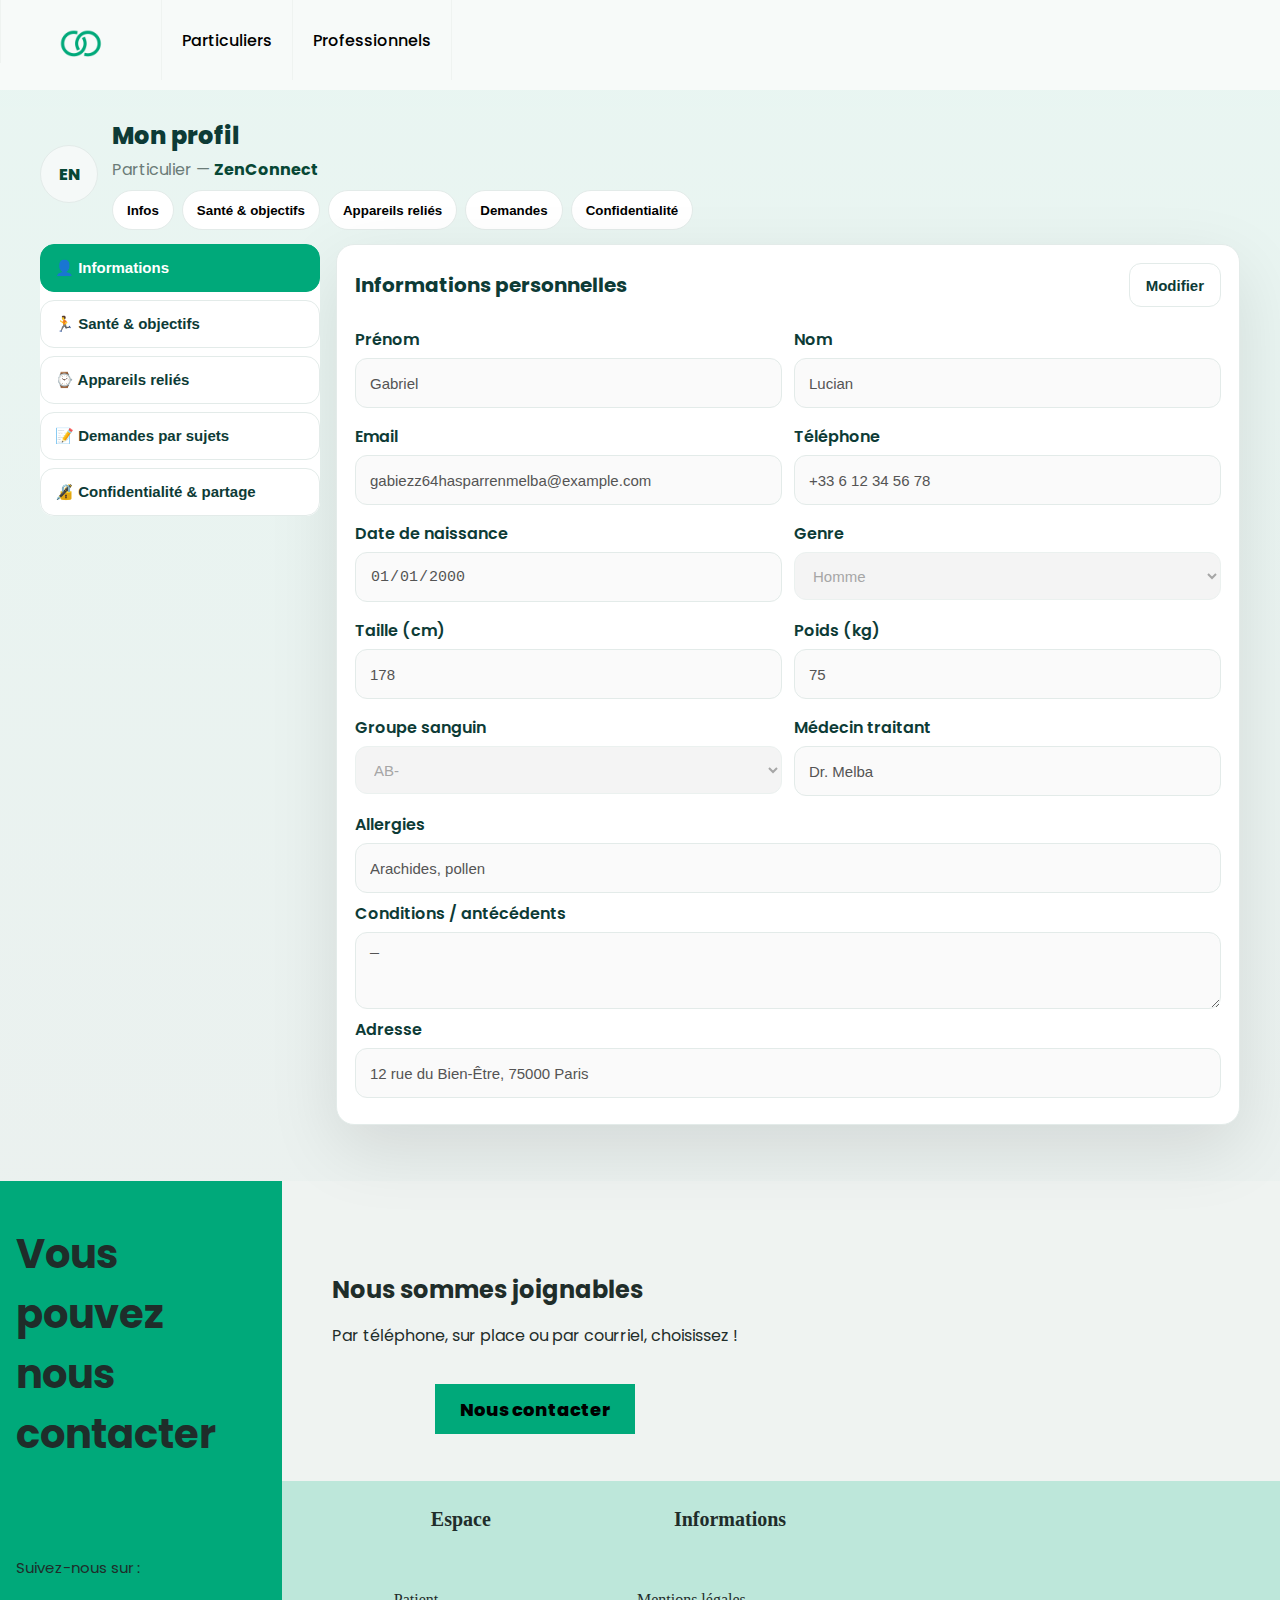
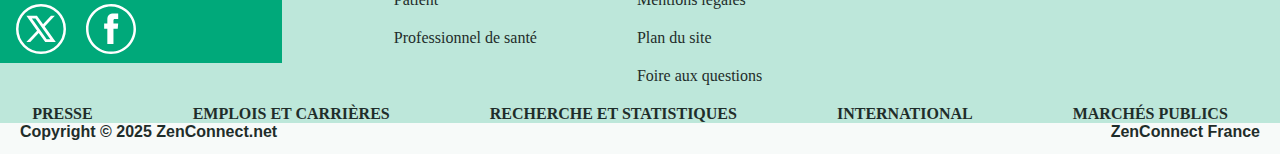
<file: PagesAnnexes/MonProfil.html>
<!DOCTYPE html>
<html lang="fr">
<head>
  <meta charset="UTF-8" >
  <meta name="viewport" content="width=device-width, initial-scale=1.0" >

  <!-- Police -->
  <link href="https://fonts.googleapis.com/css2?family=Poppins:wght@300;400;500;600&display=swap" rel="stylesheet" >

  <!-- Styles -->
  <link rel="stylesheet" href="../styles/profilparticulier.css" >

  <title>ZenConnect — Mon profil</title>
</head>
<body>
  <header>
    <!-- Menu supérieur -->
    <div class="menu-top">
      <ul id="Bandeau1">
        <li>
          <a id="limasse" href="../index.html">
            <img id="MainLogo" src="../media/pictures/ZENCONNECT_LOGO_TRSP.png" alt="ZenConnect logo" >
          </a>
        </li>

        <li class="BandeauPart">
          <a href="#">Particuliers</a>
          <ul class="BandeauPart2">
            <li><a href="MonProfil.html">Mon Profil</a></li>
            <li><a href="MesDonnees.html">Mes Donnees</a></li>
            <li><a href="ResumeDuMois.html">Resume Du Mois</a></li>
            <li><a href="MonCompte.html">Se Connecter</a></li>
          </ul>
        </li>

        <li class="BandeauPro">
          <a href="#">Professionnels</a>
          <ul class="BandeauPro2">
            <li><a href="MonProfil.html">Mon Profil</a></li>
            <li><a href="Clients.html">Mes Clients</a></li>
            <li><a href="MonCompte.html">Se Connecter</a></li>
          </ul>
        </li>
      </ul>
    </div>
  </header>

  <main id="profile" aria-label="Mon profil — Particulier">
    <div class="layout">

      <!-- Bandeau entête -->
      <section class="hero">
        <div class="avatar" aria-hidden="true">EN</div>

        <div class="identity">
          <h1>Mon profil</h1>
          <p class="sub">Particulier — <span class="brand">ZenConnect</span></p>

          <div class="quick" role="tablist" aria-label="Accès rapide">
            <button class="chip" data-target="#p-infos" role="tab" aria-controls="p-infos">Infos</button>
            <button class="chip" data-target="#p-health" role="tab" aria-controls="p-health">Santé &amp; objectifs</button>
            <button class="chip" data-target="#p-devices" role="tab" aria-controls="p-devices">Appareils reliés</button>
            <button class="chip" data-target="#p-requests" role="tab" aria-controls="p-requests">Demandes</button>
            <button class="chip" data-target="#p-privacy" role="tab" aria-controls="p-privacy">Confidentialité</button>
          </div>
        </div>
      </section>

      <div class="grid">
        <!-- Sidebar -->
        <aside class="sidebar" aria-label="Navigation profil">
          <nav class="menu">
            <button class="menu-item active" data-target="#p-infos" aria-current="page">👤 Informations</button>
            <button class="menu-item" data-target="#p-health">🏃 Santé &amp; objectifs</button>
            <button class="menu-item" data-target="#p-devices">⌚ Appareils reliés</button>
            <button class="menu-item" data-target="#p-requests">📝 Demandes par sujets</button>
            <button class="menu-item" data-target="#p-privacy">🔏 Confidentialité &amp; partage</button>
          </nav>
        </aside>

        <!-- Contenu -->
        <section class="content">
          <!-- Panneau : Infos personnelles -->
          <div id="p-infos" class="panel active" role="region" aria-label="Informations personnelles">
            <header class="panel-head">
              <h2>Informations personnelles</h2>
              <div class="actions">
                <button class="btn-outline" id="btnEditInfos">Modifier</button>
                <button class="btn-primary hidden" id="btnSaveInfos">Enregistrer</button>
                <button class="btn-outline hidden" id="btnCancelInfos">Annuler</button>
              </div>
            </header>

            <form id="formInfos" class="form" novalidate>
              <div class="grid2">
                <div class="field">
                  <label for="fn">Prénom</label>
                  <input id="fn" name="prenom" type="text" value="Gabriel" disabled required>
                </div>
                <div class="field">
                  <label for="ln">Nom</label>
                  <input id="ln" name="nom" type="text" value="Lucian" disabled required>
                </div>
              </div>

              <div class="grid2">
                <div class="field">
                  <label for="email">Email</label>
                  <input id="email" name="email" type="email" value="gabiezz64hasparrenmelba@example.com" disabled required>
                </div>
                <div class="field">
                  <label for="phone">Téléphone</label>
                  <input id="phone" name="phone" type="tel" value="+33 6 12 34 56 78" disabled>
                </div>
              </div>

              <div class="grid2">
                <div class="field">
                  <label for="birth">Date de naissance</label>
                  <input id="birth" name="birth" type="date" value="2000-01-01" disabled>
                </div>
                <div class="field">
                  <label for="gender">Genre</label>
                  <select id="gender" name="gender" disabled>
                    <option value="f">Femme</option>
                    <option value="m" selected>Homme</option>
                    <option value="x">Autre / Préfère ne pas dire</option>
                  </select>
                </div>
              </div>

              <div class="grid2">
                <div class="field">
                  <label for="height">Taille (cm)</label>
                  <input id="height" name="height" type="number" min="100" max="230" value="178" disabled>
                </div>
                <div class="field">
                  <label for="weight">Poids (kg)</label>
                  <input id="weight" name="weight" type="number" min="30" max="250" value="75" disabled>
                </div>
              </div>

              <div class="grid2">
                <div class="field">
                  <label for="blood">Groupe sanguin</label>
                  <select id="blood" name="blood" disabled>
                    <option>O+</option><option>O-</option><option>A+</option><option>A-</option>
                    <option>B+</option><option>B-</option><option>AB+</option><option selected>AB-</option>
                  </select>
                </div>
                <div class="field">
                  <label for="doctor">Médecin traitant</label>
                  <input id="doctor" name="doctor" type="text" value="Dr. Melba" disabled>
                </div>
              </div>

              <div class="field">
                <label for="allergies">Allergies</label>
                <input id="allergies" name="allergies" type="text" value="Arachides, pollen" disabled>
              </div>

              <div class="field">
                <label for="conditions">Conditions / antécédents</label>
                <textarea id="conditions" rows="3" disabled>—</textarea>
              </div>

              <div class="field">
                <label for="addr">Adresse</label>
                <input id="addr" name="addr" type="text" value="12 rue du Bien-Être, 75000 Paris" disabled>
              </div>
            </form>
          </div>

          <!-- Panneau : Santé & objectifs -->
          <div id="p-health" class="panel" role="region" aria-label="Santé &amp; objectifs">
            <header class="panel-head">
              <h2>Santé &amp; objectifs</h2>
            </header>

            <form id="formHealth" class="form" novalidate>
              <div class="grid2">
                <div class="field">
                  <label for="goalSteps">Objectif de pas / jour</label>
                  <input id="goalSteps" type="number" min="1000" max="30000" value="10000">
                </div>
                <div class="field">
                  <label for="goalHydro">Objectif hydratation (L / jour)</label>
                  <input id="goalHydro" type="number" step="0.1" min="0.5" max="5" value="2">
                </div>
              </div>

              <div class="grid2">
                <div class="field">
                  <label for="goalSleep">Objectif sommeil (heures / nuit)</label>
                  <input id="goalSleep" type="number" step="0.5" min="4" max="10" value="8">
                </div>
                <div class="field">
                  <label for="goalWeight">Objectif poids (kg)</label>
                  <input id="goalWeight" type="number" min="40" max="200" value="72">
                </div>
              </div>

              <div class="prefs">
                <h3>Rappels &amp; préférences</h3>
                <label class="switch">
                  <input type="checkbox" id="remindHydro" checked>
                  <span>Rappels d’hydratation (toutes les 2 h)</span>
                </label>
                <label class="switch">
                  <input type="checkbox" id="remindActivity">
                  <span>Rappels d’activité (3×30 min / semaine)</span>
                </label>
                <label class="switch">
                  <input type="checkbox" id="remindSleep">
                  <span>Routine de sommeil (coucher régulier)</span>
                </label>
              </div>

              <div class="actions">
                <button type="submit" class="btn-primary">Enregistrer mes objectifs</button>
              </div>
            </form>
          </div>

          <!-- Panneau : Appareils reliés -->
          <div id="p-devices" class="panel" role="region" aria-label="Appareils reliés">
            <header class="panel-head">
              <h2>Appareils reliés</h2>
              <div class="actions">
                <button class="btn-outline" id="btnAddDevice">Ajouter un appareil</button>
              </div>
            </header>

            <div class="devices">
              <!-- Apple Watch / Apple Health -->
              <article class="device connected" data-id="apple-watch">
                <div class="d-head">
                  <div class="d-ico">⌚</div>
                  <div>
                    <h4>Apple Watch / Apple Health</h4>
                    <small class="muted">Cardio, pas, sommeil</small>
                  </div>
                </div>
                <div class="d-actions">
                  <span class="state ok">Connecté</span>
                  <button class="btn-outline action-disconnect">Déconnecter</button>
                </div>
              </article>

              <!-- Android Health Connect -->
              <article class="device" data-id="health-connect">
                <div class="d-head">
                  <div class="d-ico">🤖</div>
                  <div>
                    <h4>Android Health Connect</h4>
                    <small class="muted">Agrégation Android (pas, cardio, sommeil)</small>
                  </div>
                </div>
                <div class="d-actions">
                  <span class="state off">Non connecté</span>
                  <button class="btn-primary action-connect">Connecter</button>
                </div>
              </article>

              <!-- Garmin -->
              <article class="device" data-id="garmin">
                <div class="d-head">
                  <div class="d-ico">⌚</div>
                  <div>
                    <h4>Garmin</h4>
                    <small class="muted">Cardio, GPS</small>
                  </div>
                </div>
                <div class="d-actions">
                  <span class="state off">Non connecté</span>
                  <button class="btn-primary action-connect">Connecter</button>
                </div>
              </article>

              <!-- Fitbit -->
              <article class="device" data-id="fitbit">
                <div class="d-head">
                  <div class="d-ico">🎯</div>
                  <div>
                    <h4>Fitbit</h4>
                    <small class="muted">Pas, sommeil</small>
                  </div>
                </div>
                <div class="d-actions">
                  <span class="state off">Non connecté</span>
                  <button class="btn-primary action-connect">Connecter</button>
                </div>
              </article>

              <!-- Withings -->
              <article class="device" data-id="withings">
                <div class="d-head">
                  <div class="d-ico">💓</div>
                  <div>
                    <h4>Withings</h4>
                    <small class="muted">Balance, BPM, sommeil</small>
                  </div>
                </div>
                <div class="d-actions">
                  <span class="state off">Non connecté</span>
                  <button class="btn-primary action-connect">Connecter</button>
                </div>
              </article>
            </div>

            <!-- Modal d’ajout (démo) -->
            <dialog class="modal" id="modalAddDevice" aria-label="Ajouter un appareil">
              <form method="dialog" class="modal-box">
                <h3>Ajouter un appareil</h3>
                <label class="field">
                  <span>Type d’appareil</span>
                  <select id="newDeviceType">
                    <option value="apple-watch">Apple Watch / Apple Health</option>
                    <option value="health-connect">Android Health Connect</option>
                    <option value="garmin">Garmin</option>
                    <option value="fitbit">Fitbit</option>
                    <option value="withings">Withings</option>
                    <option value="autre">Autre</option>
                  </select>
                </label>

                <label class="field">
                  <span>Code d’appairage (si requis)</span>
                  <input type="text" id="pairCode" placeholder="Ex : 6C9-TZ4">
                </label>

                <div class="actions">
                  <button value="cancel" class="btn-outline">Annuler</button>
                  <button id="confirmAddDevice" class="btn-primary">Ajouter</button>
                </div>
              </form>
            </dialog>
          </div>

          <!-- Panneau : Demandes -->
          <div id="p-requests" class="panel" role="region" aria-label="Demandes par sujets">
            <header class="panel-head">
              <h2>Faire une demande</h2>
            </header>

            <form id="formRequest" class="form" autocomplete="off">
              <div class="topics" role="tablist" aria-label="Type de demande">
                <button type="button" class="topic active" data-topic="rdv">📅 Rendez‑vous</button>
                <button type="button" class="topic" data-topic="docs">📄 Documents</button>
                <button type="button" class="topic" data-topic="conseils">💡 Conseils</button>
                <button type="button" class="topic" data-topic="donnees">📊 Données</button>
                <button type="button" class="topic" data-topic="tech">🛠️ Technique</button>
                <button type="button" class="topic" data-topic="urgence">🚑 Urgence</button>
              </div>

              <div class="grid2">
                <div class="field">
                  <label for="subject">Sujet</label>
                  <input id="subject" type="text" placeholder="Ex : Partager mes données cardio + paramétrage" required>
                </div>
                <div class="field">
                  <label for="priority">Priorité</label>
                  <select id="priority">
                    <option value="normal">Normale</option>
                    <option value="haute">Haute</option>
                    <option value="critique">Critique</option>
                  </select>
                </div>
              </div>

              <div class="field">
                <label for="desc">Détails</label>
                <textarea id="desc" rows="5" placeholder="Expliquez votre demande…"></textarea>
              </div>

              <div class="grid2">
                <div class="field">
                  <label for="attach">Pièce jointe</label>
                  <input id="attach" type="file">
                </div>
                <div class="field">
                  <label for="visibility">Visibilité</label>
                  <select id="visibility">
                    <option value="pro">Mon professionnel de santé</option>
                    <option value="equipe">Équipe soignante</option>
                    <option value="prive">Privé (notes personnelles)</option>
                  </select>
                </div>
              </div>

              <div class="actions">
                <button type="submit" class="btn-primary">Envoyer la demande</button>
              </div>
            </form>

            <section class="history" aria-label="Historique des demandes">
              <h3>Historique</h3>
              <ul class="history-list" id="historyList">
                <!-- les éléments s’ajoutent ici -->
              </ul>
            </section>
          </div>

          <!-- Panneau : Confidentialité & partage -->
          <div id="p-privacy" class="panel" role="region" aria-label="Confidentialité &amp; partage">
            <header class="panel-head"><h2>Confidentialité &amp; partage</h2></header>

            <form class="form">
              <div class="prefs">
                <label class="switch">
                  <input type="checkbox" id="sharePro" checked>
                  <span>Partager mes données avec mon professionnel de santé</span>
                </label>
                <label class="switch">
                  <input type="checkbox" id="shareEmergency">
                  <span>Autoriser l’accès à mes infos d’urgence</span>
                </label>
                <label class="switch">
                  <input type="checkbox" id="shareResearch">
                  <span>Autoriser l’usage anonymisé pour la recherche</span>
                </label>
              </div>

              <div class="actions">
                <button type="button" class="btn-outline" id="btnExport">Télécharger mes données (JSON)</button>
                <button type="button" class="btn-outline danger" id="btnDelete">Supprimer mon compte (démo)</button>
              </div>
            </form>
          </div>
        </section>
      </div>
    </div>

    <!-- Toast simple -->
    <div class="toast" id="toast" role="status" aria-live="polite"></div>
  </main>

<footer>
        <section id="top_footer">
            <div id="Reseaux_sociaux">
                <div id="Ecriture">
                        <h1>Vous pouvez nous contacter</h1> 
                        <p>Suivez-nous sur :</p>
                </div>
                <div id="Logo">
                    <div id="LogoX">
                        <a href="https://x.com/Cristiano"><img src="../media/pictures/X-filaire.svg" alt="Notre X"></a>
                    </div>
                    <div id="LogoFacebook">
                        <a href="https://www.facebook.com/Cristiano/"><img src="../media/pictures/Facebook-filaire.svg" alt="Notre Facebook"></a>   
                    </div>       
                </div> 
            </div>
            <div id="Nous_Contacter">
                <div id="Ecriture2">
                    <h1>Nous sommes joignables</h1>
                    <p>Par téléphone, sur place ou par courriel, choisissez !</p>     
                </div>
                <a id="Contacter" href="https://www.linkedin.com/in/thomas-claverie-abp/?originalSubdomain=fr" class="btn-contact">Nous contacter</a>
            </div>

        </section>
        <section id="footer">
            <div id="lien_utile">
                <div class="colonne">
                    <h4>Espace</h4>
                    <ul id="espace"> 
                        <li> Patient </li>
                        <li> Professionnel de santé </li>

                    </ul>
                </div>
                <div class="colonne">
                    <h4>Informations</h4>
                    <ul id="informations">
                        <li> Mentions légales </li>
                        <li> Plan du site </li>
                        <li> Foire aux questions </li>
                    </ul>
                </div>
                <div>

                </div>
            </div>
            <div id="information">
                <ul id="barre_navigation">
                    <li>PRESSE</li>
                    <li>EMPLOIS ET CARRIÈRES</li>
                    <li>RECHERCHE ET STATISTIQUES</li>
                    <li>INTERNATIONAL</li>
                    <li>MARCHÉS PUBLICS</li>
                </ul>
            </div>

        </section>
        <div id="parseval">
            <div id="un">
                Copyright © 2025 ZenConnect.net
            </div>
            <div id="deux">
                ZenConnect France
            </div>
        </div> 
    </footer>

  <!-- JS : interaction -->
  <script>
    // ---- helpers ----
    const qs = (sel, parent = document) => parent.querySelector(sel);
    const qsa = (sel, parent = document) => [...parent.querySelectorAll(sel)];
    const toast = qs('#toast');

    function showToast(msg) {
      toast.textContent = msg;
      toast.classList.add('show');
      setTimeout(() => toast.classList.remove('show'), 2500);
    }

    // ---- navigation panneaux ----
    function showPanel(targetId) {
      const panel = qs(targetId);
      if (!panel) return;

      qsa('.panel').forEach(p => p.classList.remove('active'));
      panel.classList.add('active');

      // état visuel des boutons
      qsa('.menu-item, .chip').forEach(b => {
        b.classList.toggle('active', b.dataset.target === targetId);
        b.setAttribute('aria-selected', b.dataset.target === targetId ? 'true' : 'false');
      });

      // focus sur le titre du panneau
      const h2 = panel.querySelector('h2');
      if (h2) h2.focus?.();
    }

    // Lier sidebar & chips
    qsa('.menu-item, .chip').forEach(btn => {
      btn.addEventListener('click', () => showPanel(btn.dataset.target));
    });

    // ---- édition infos personnelles ----
    const formInfos = qs('#formInfos');
    const btnEditInfos = qs('#btnEditInfos');
    const btnSaveInfos = qs('#btnSaveInfos');
    const btnCancelInfos = qs('#btnCancelInfos');

    function setInfosEditable(editable) {
      qsa('input, select, textarea', formInfos).forEach(el => {
        if (el.id === 'email') el.required = true;
        el.disabled = !editable;
      });
      btnEditInfos.classList.toggle('hidden', editable);
      btnSaveInfos.classList.toggle('hidden', !editable);
      btnCancelInfos.classList.toggle('hidden', !editable);
    }

    btnEditInfos.addEventListener('click', () => setInfosEditable(true));
    btnCancelInfos.addEventListener('click', () => {
      setInfosEditable(false);
      formInfos.reset(); // remet les valeurs initiales (HTML)
      showToast('Modifications annulées');
    });
    btnSaveInfos.addEventListener('click', () => {
      // mini validation
      if (!qs('#email').value.includes('@')) {
        showToast('Email invalide');
        qs('#email').focus();
        return;
      }
      setInfosEditable(false);
      showToast('Informations enregistrées');
    });

    // ---- santé & objectifs ----
    qs('#formHealth').addEventListener('submit', (e) => {
      e.preventDefault();
      showToast('Objectifs enregistrés');
    });

    // ---- appareils : modal d’ajout ----
    const modalAdd = qs('#modalAddDevice');
    qs('#btnAddDevice').addEventListener('click', () => modalAdd.showModal());
    qs('#confirmAddDevice').addEventListener('click', (e) => {
      e.preventDefault(); // évite la fermeture automatique
      const type = qs('#newDeviceType').value;
      const labelMap = {
        'apple-watch': 'Apple Watch / Apple Health',
        'health-connect': 'Android Health Connect',
        'garmin': 'Garmin',
        'fitbit': 'Fitbit',
        'withings': 'Withings',
        'autre': 'Appareil personnalisé'
      };
      const list = qs('.devices');

      // créer un bloc simple "non connecté"
      const article = document.createElement('article');
      article.className = 'device';
      article.dataset.id = type;
      article.innerHTML = `
        <div class="d-head">
          <div class="d-ico">🔌</div>
          <div>
            <h4>${labelMap[type] || type}</h4>
            <small class="muted">Ajouté manuellement</small>
          </div>
        </div>
        <div class="d-actions">
          <span class="state off">Non connecté</span>
          <button class="btn-primary action-connect">Connecter</button>
        </div>
      `;
      list.appendChild(article);
      modalAdd.close();
      showToast('Appareil ajouté');
    });

    // connecter / déconnecter (démo)
    document.addEventListener('click', (e) => {
      const connectBtn = e.target.closest('.action-connect');
      const disconnectBtn = e.target.closest('.action-disconnect');
      if (connectBtn) {
        const device = connectBtn.closest('.device');
        device.classList.add('connected');
        device.querySelector('.state').textContent = 'Connecté';
        device.querySelector('.state').className = 'state ok';
        connectBtn.outerHTML = '<button class="btn-outline action-disconnect">Déconnecter</button>';
        showToast('Appareil connecté');
      } else if (disconnectBtn) {
        const device = disconnectBtn.closest('.device');
        device.classList.remove('connected');
        device.querySelector('.state').textContent = 'Non connecté';
        device.querySelector('.state').className = 'state off';
        disconnectBtn.outerHTML = '<button class="btn-primary action-connect">Connecter</button>';
        showToast('Appareil déconnecté');
      }
    });

    // ---- demandes : onglets (topics) ----
    qsa('.topic').forEach(t => {
      t.addEventListener('click', () => {
        qsa('.topic').forEach(x => x.classList.remove('active'));
        t.classList.add('active');
      });
    });

    // soumission de demande
    qs('#formRequest').addEventListener('submit', (e) => {
      e.preventDefault();
      const topic = qs('.topic.active')?.dataset.topic || 'autre';
      const subject = qs('#subject').value.trim();
      const priority = qs('#priority').value;
      const desc = qs('#desc').value.trim();

      if (!subject) {
        showToast('Veuillez saisir un sujet');
        qs('#subject').focus();
        return;
      }

      const li = document.createElement('li');
      const now = new Date().toLocaleString('fr-FR');
      li.innerHTML = `<strong>[${topic}]</strong> ${subject} — <em>${priority}</em> <br><small class="muted">${now}</small>${desc ? '<br>'+desc : ''}`;
      qs('#historyList').prepend(li);

      e.target.reset();
      showToast('Demande envoyée');
    });

    // ---- confidentialité : export JSON & suppression (démo) ----
    qs('#btnExport').addEventListener('click', () => {
      const data = {
        infos: {
          prenom: qs('#fn').value,
          nom: qs('#ln').value,
          email: qs('#email').value,
          phone: qs('#phone').value,
          birth: qs('#birth').value,
          gender: qs('#gender').value,
          height: qs('#height').value,
          weight: qs('#weight').value,
          blood: qs('#blood').value,
          doctor: qs('#doctor').value,
          allergies: qs('#allergies').value,
          conditions: qs('#conditions').value,
          addr: qs('#addr').value,
        },
        health: {
          goalSteps: qs('#goalSteps').value,
          goalHydro: qs('#goalHydro').value,
          goalSleep: qs('#goalSleep').value,
          goalWeight: qs('#goalWeight').value,
          remindHydro: qs('#remindHydro').checked,
          remindActivity: qs('#remindActivity').checked,
          remindSleep: qs('#remindSleep').checked
        },
        privacy: {
          sharePro: qs('#sharePro').checked,
          shareEmergency: qs('#shareEmergency').checked,
          shareResearch: qs('#shareResearch').checked
        }
      };

      const blob = new Blob([JSON.stringify(data, null, 2)], { type: 'application/json' });
      const url = URL.createObjectURL(blob);
      const a = document.createElement('a');
      a.href = url;
      a.download = 'zenconnect_profile.json';
      a.click();
      URL.revokeObjectURL(url);
      showToast('Export JSON démarré');
    });

    qs('#btnDelete').addEventListener('click', () => {
      const ok = confirm('Voulez-vous vraiment supprimer votre compte ? (démo)');
      if (ok) showToast('Suppression (démo)');
    });

    // Affichage initial
    showPanel('#p-infos');
  </script>
</body>
</html>
</file>
<file: styles/profilparticulier.css>
/* ==================== NOUVEAU HEADER (MENU) ==================== */

/* Container du menu */
.menu {
  background: #ffffff;
  padding: 0px;
  border-radius: 14px;
  /* option : fixer la hauteur si besoin */
  /* min-height: 70px; */

}

/* Liste principale */
#Bandeau1 {
  display: flex;
  align-items: center;
  list-style: none;
  margin: 0;
  padding: 0;
  height: 100px;
  margin-top: -10px;
}

/* Logo principal */
#MainLogo {
  display: block;
  width: 100px;
  height: auto;
  margin: 0px 10px; /* reprends la logique de #LogoAccueil */
  margin-top: 20px;
  margin-bottom: -20px;
}

/* Items de premier niveau */
#Bandeau1 > li {
  position: relative; /* nécessaire pour positionner les sous-menus */
}
#p1 {
  margin-top: 10px;
}
#p2 {
  margin-top: 10px;
}
/* Liens de premier niveau */
#Bandeau1 > li > a {
  display: inline-flex;
  align-items: center;
  height: 80px;
  padding: 0 20px;
  text-decoration: none;
  font-family: 'Poppins', sans-serif;
  font-weight: 500;
  color: #000;
  border-left: 1px solid #eff3f1;
}
#limasse {
  margin-bottom: 0px;
}
/* Bordure droite pour le groupe “Professionnels” (option esthétique) */
#Bandeau1 > li.BandeauPro > a {
  border-right: 1px solid #eff3f1;
}

/* Hover du premier niveau */
#Bandeau1 > li > a:not(#limasse):hover {
  background-color: #0fb88a;
  color: #fff;
  box-shadow: inset 0 -3px 0 rgba(255,255,255,0.35);
  transform: translateY(-1px);
  transition: background-color 200ms ease, transform 200ms ease, color 200ms ease;
}

#MonCompteLogo {
    width: 60px;
    margin-bottom: -5px;
    margin-left: 0px;
}

#MonCompte {
    display: flex;
    margin-left: auto;
    flex-direction: column;
    margin-top: -20px;
    color: black;
    font-family: 'Poppins', sans-serif;
    text-decoration: none;
    margin-bottom: -22px;
    margin-top: -10px;
}


/* ==================== SOUS-MENUS ==================== */

/* Sous-menus (cachés par défaut) */
.BandeauPart2,
.BandeauPro2 {
  position: absolute;
  top: 100%;           /* juste sous l’item parent */
  left: 0;
  min-width: 220px;
  margin: 0;
  padding: 8px 0;
  list-style: none;
  background: #fff;
  border: 1px solid #e6e6e6;
  border-radius: 8px;
  box-shadow: 0 8px 20px rgba(0,0,0,0.12);
  display: none;       /* caché par défaut */
  z-index: 1000;
}

/* Affichage au survol du li parent */
.BandeauPart:hover > .BandeauPart2,
.BandeauPro:hover > .BandeauPro2 {
  display: block;
}

/* Items du sous-menu */
.BandeauPart2 li,
.BandeauPro2 li {
  display: block;
}

/* Liens du sous-menu */
.BandeauPart2 a,
.BandeauPro2 a {
  display: block;
  padding: 10px 14px;
  font-family: 'Poppins', sans-serif;
  font-size: 0.95rem;
  color: #222;
  text-decoration: none;
  white-space: nowrap;
}

/* Hover du sous-menu */
.BandeauPart2 a:hover,
.BandeauPro2 a:hover {
  background: #f2fbf7;
  color: #074735;
}

/* Petit séparateur visuel en haut du dropdown (optionnel) */
.BandeauPart2::before,
.BandeauPro2::before {
  content: "";
  position: absolute;
  top: -6px;
  left: 24px;
  width: 12px;
  height: 12px;
  background: #fff;
  border-left: 1px solid #e6e6e6;
  border-top: 1px solid #e6e6e6;
  transform: rotate(45deg);
}

/* ==================== ACCESSIBILITÉ ==================== */
.menu a:focus-visible {
  outline: 3px solid rgba(0,169,122,0.5);
  outline-offset: 2px;
}

/* ==================== RESPONSIVE BASIQUE ==================== */
@media (max-width: 767px) {
  /* Empile le menu en mobile */
  #Bandeau1 {
    flex-wrap: wrap;
    gap: 4px;
  }

  #MainLogo {
    width: 64px;
    margin: 4px 8px 0 0;
  }

  #Bandeau1 > li > a {
    height: 44px;
    padding: 0 14px;
    border-left: none;
    border-right: none;
  }

  /* Sous-menus en mobile : pleine largeur sous l’item */
  .BandeauPart2,
  .BandeauPro2 {
    position: static;
    display: none;
    box-shadow: none;
    border-radius: 6px;
    border: 1px solid #e6e6e6;
    margin: 4px 0 8px;
  }

  /* Affiche au hover (sur desktop), et tu peux basculer en “tap-to-open” via JS plus tard */
  .BandeauPart:hover > .BandeauPart2,
  .BandeauPro:hover > .BandeauPro2 {
    display: block;
  }
}


/* ==================== GLOBAL ==================== */
body {
  margin: 0;
  padding: 0;
  height: auto;
}

/* Accessibilité : focus visible */
a:focus-visible,
button:focus-visible {
  outline: 3px solid rgba(0,169,122,0.5);
  outline-offset: 2px;
}

/* Icônes : animation plus douce */
#Logo img {
  width: auto;
  transition: transform 200ms ease;
}

#Logo {
  display: flex;
  justify-content: flex-start;
  gap: 20px;
  background-color: #00a97a;
}

#LogoX img { width: 50px; }
#LogoFacebook img { width: 50px; }

#Logo img:hover {
  transform: scale(1.05);
}



/* ==================== CONTENU BODY (BASIQUE) ==================== */
/* Conteneur principal */
#Upper-body {
  padding: 24px;
  max-width: 1100px;
  margin: 0 auto;
  font-family: 'Poppins', sans-serif;
}

.Accroche h1 {
  font-size: 2rem;
  margin: 0 0 16px;
}

.Accroche p { color: #444; }

/* Liste + bouton */
.Liste-bouton,
.Liste + .Bouton,
.Liste-bouton .Bouton {
  display: flex;
  gap: 24px;
  flex-wrap: wrap;
  align-items: flex-start;
}

.Liste {
  flex: 1 1 480px;
  background: #eff3f1;
  border-radius: 12px;
  padding: 20px;
}

.Liste h1, .Liste h2 {
  font-size: 1.4rem;
  margin: 0 0 10px;
}

.Liste ul {
  margin: 0;
  padding: 0 0 0 18px;
  list-style: disc;
}

.Liste li {
  margin: 8px 0;
  color: #333;
}

.Bouton {
  flex: 0 0 260px;
  display: flex;
  align-items: center;
  justify-content: center;
}

.Espace-santé {
  display: inline-flex;
  align-items: center;
  justify-content: center;
  gap: 10px;
  min-width: 240px;
  height: 52px;
  padding: 0 18px;
  background-color: #00a97a;
  color: #fff;
  border: none;
  border-radius: 999px;
  font-weight: 700;
  cursor: pointer;
  transition: background-color 200ms ease, transform 200ms ease, box-shadow 200ms ease;
  text-decoration: none;
}

.Espace-santé:hover {
  background-color: #074735;
  transform: translateY(-1px);
  box-shadow: 0 6px 14px rgba(7,71,53,0.25);
}

/* FAQ */
.FAQ-section {
  margin: 32px auto;
  padding: 20px;
  max-width: 1100px;
  background: #f7faf9;
  border-radius: 12px;
}

.FAQ-header {
  margin: 0 0 12px;
  font-size: 1.6rem;
}

.FAQ-item {
  margin: 12px 0;
  background: #fff;
  border: 1px solid #e6e6e6;
  border-radius: 8px;
  padding: 10px 14px;
}

.FAQ-item > summary {
  cursor: pointer;
  font-weight: 600;
}

.FAQ-item > p {
  margin: 8px 0 0;
  color: #444;
}

.FAQ-button-container {
  display: flex;
  justify-content: center;
  margin-top: 16px;
}

.FAQ-button {
  background: transparent;
  border: 2px solid #00a97a;
  color: #00a97a;
  padding: 10px 16px;
  border-radius: 999px;
  font-weight: 700;
  cursor: pointer;
  transition: background-color 200ms ease, color 200ms ease;
}

.FAQ-button:hover {
  background: #00a97a;
  color: #fff;
}

/* Intro */
#Intro-section {
  max-width: 1100px;
  margin: 24px auto;
  padding: 0 24px;
}

/* Responsive */
@media (max-width: 767px) {
  #Upper-body { padding: 16px; }
  .Accroche h1 { font-size: 1.6rem; }
  .Bouton { flex: 1 1 100%; }
  .Espace-santé { width: 100%; }
}


/* ==================== FOOTER HAUT ==================== */
#top_footer {
  display: flex;
  justify-content: flex-start;
  background-color: #eff3f1;
  height: 300px;
  margin: 0;
}

#Reseaux_sociaux {
    background-color: #00a97a;
    padding: 16px;
    display: flex;
    justify-content: flex-start;
    width: 250px;
    flex-direction: column;
    gap: 10px;
    height: 450px;
}

#Ecriture {
  display: flex;
  flex-direction: column;
  gap: 50px;
}

#Ecriture h1 {
  font-family: 'Poppins', sans-serif;
  font-size: 40px;
}

#Ecriture p {
  font-family: 'Poppins', sans-serif;
  font-size: 15px;
}

#Nous_Contacter {
  align-items: center;
  display: flex;
  justify-content: flex-start;
  margin-left: 50px;
  flex-direction: column;
  gap: 20px;
  margin-top: 75px;
}

#Ecriture2 h1 {
  font-family: 'Poppins', sans-serif;
  font-size: x-large;
}

#Ecriture2 p {
  font-family: 'Poppins', sans-serif;
}

#Contacter,
#Contacter1 {
  font-family: 'Poppins', sans-serif;
  font-size: large;
  color: rgb(0, 0, 0);
  text-decoration: none;
}

.btn-contact {
  font-family: 'Poppins', sans-serif;
  font-weight: 800;
  display: flex;
  justify-content: center;
  align-items: center;
  background-color: #00a97a;
  width: 200px;
  height: 50px;
  cursor: pointer;
  transition: 0.3s;
  border: none;
  gap: 20px;
}

.btn-contact:hover {
  background-color: #074735;
}


/* ==================== FOOTER BAS ==================== */
#lien_utile {
  display: flex;
  justify-content: center;
  margin-left: 50px;
  gap: 100px;
  background-color: #00a9793c;
  font-family: Georgia, 'Akrobat', Times, serif;
  font-weight: 500;
  margin: 0;
}

.colonne h4 {
  margin-bottom: 60px;
  margin-left: 37px;
  font-size: 20px;
  font-weight: 800;
}

.colonne ul {
  list-style: none;
  margin: 0;
  padding: 0;
}

.colonne li {
  margin-bottom: 20px;
}

/* Barre navigation */
#information {
  display: flex;
  justify-content: center;
  margin-left: 50px;
  background-color: #00a9793c;
  margin: 0;
  list-style: none;
  font-weight: 800;
}

#barre_navigation {
  display: flex;
  justify-content: center;
  list-style: none;
  flex-wrap: wrap;
  gap: 80px;
  margin-top: 50px;
  margin: 0;
  padding: 0;
}

#barre_navigation li {
  display: inline-block;
  margin-right: 20px;
  font-family: Georgia, 'Akrobat', Times, serif;
}



/* ==================== FOOTER FINAL ==================== */
#parseval {
  display: flex;                 /* un seul display, cohérent */
  justify-content: space-between;
}

#un {
  font-weight: 600;
  width: 400px;
  margin-left: 20px;
}
#deux {
  font-weight: 600;
  width: 400px;
  text-align: right;
  margin-right: 20px;
}

body {
    margin: 0;
    font-family: Arial, Helvetica, sans-serif;
    background-color: #f7faf9;
    color: #1f2d2a;
}

#Uper-body {
    min-height: 80vh;
    padding: 80px;
    box-sizing: border-box;
    display: flex;
    align-items: center;
    margin-top: -50px;
}

.Accroche {
    max-width: 55%;
}

.Accroche > h1 {
    color: #1fa67a;
    font-size: 20px;
    font-weight: 500;
    margin-bottom: 10px;
}

.Liste-bouton {
    margin-top: 20px;
}

.Liste h1 {
    font-size: 46px;
    font-weight: 700;
    margin-bottom: 15px;
    color: #183c32;
}

.Liste p {
    font-size: 20px;
    margin-bottom: 30px;
    color: #3f5f57;
}

.Liste ul {
    padding-left: 20px;
}

.Liste li {
    font-size: 16px;
    margin-bottom: 15px;
    line-height: 1.6;
    color: #4a6b63;
}

.Liste li strong {
    color: #1fa67a;
}

.Bouton {
    margin-top: 35px;
}

.Espace-santé {
    background-color: #1fa67a;
    color: white;
    border: none;
    padding: 15px 35px;
    font-size: 16px;
    border-radius: 30px;
    cursor: pointer;
    box-shadow: 0 10px 25px rgba(31, 166, 122, 0.35);
    transition: transform 0.2s ease, box-shadow 0.2s ease;
}

.Espace-santé:hover {
    transform: translateY(-2px);
    box-shadow: 0 14px 30px rgba(31, 166, 122, 0.45);
}
#Espaceimage {
    height: 400px;
    justify-content: right;
    display: flex;
    margin-left: auto;
}

/* Palette locale */
#clients {
  --brand: #00a97a;
  --brand-dark: #074735;
  --text: #0d3b36;
  --muted: #6b7c78;
  --border: #e3ebe9;
  --bg: #f5f9f8;
  --danger: #c43e3e;
  --warn: #b36b00;
}

/* Wrapper */
#clients {
  min-height: calc(100vh - 70px); /* sous le header */
  font-family: 'Poppins', system-ui, -apple-system, Segoe UI, Roboto, Arial, sans-serif;
  color: var(--text);
  background: linear-gradient(180deg, rgba(0,169,122,0.06), rgba(7,71,53,0.05));
  padding: 32px 20px 64px;
}

/* Layout */
#clients .layout {
  max-width: 1200px;
  margin: 0 auto;
}

/* Topbar */
#clients .topbar {
  display: grid;
  grid-template-columns: 1fr auto;
  gap: 16px;
  align-items: center;
  margin-bottom: 16px;
}
#clients .topbar h1 {
  margin: 0;
  font-size: 24px;
  font-weight: 700;
  color: var(--brand-dark);
}
#clients .tools {
  display: flex;
  gap: 12px;
  align-items: center;
  flex-wrap: wrap;
}
#clients .search input {
  height: 44px;
  border: 1px solid var(--border);
  border-radius: 12px;
  padding: 0 14px;
  font-size: 15px;
  min-width: 280px;
}
#clients .search input:focus {
  outline: none;
  border-color: var(--brand);
  box-shadow: 0 0 0 3px rgba(0,169,122,.18);
}

/* Chips filtres */
#clients .chip {
  background: #fff;
  color: var(--text);
  border: 1px solid var(--border);
  height: 44px;
  border-radius: 999px;
  padding: 0 16px;
  font-weight: 600;
  cursor: pointer;
  transition: border-color .18s ease, transform .18s ease, box-shadow .18s ease, background .18s ease, color .18s ease;
}
#clients .chip:hover { border-color: var(--brand); transform: translateY(-1px); box-shadow: 0 6px 18px rgba(0,0,0,.08); }
#clients .chip.active { background: var(--brand); color: #fff; border-color: var(--brand); box-shadow: 0 6px 18px rgba(0,169,122,.22); }

/* Liste */
#clients .list {
  display: grid;
  gap: 12px;
}

/* Item client */
#clients .item {
  display: grid;
  grid-template-columns: 1.2fr .6fr auto;
  gap: 12px;
  align-items: center;
  background: #fff;
  border: 1px solid var(--border);
  border-radius: 16px;
  padding: 14px;
  box-shadow: 0 20px 60px rgba(0,0,0,.08);
}
@media (max-width: 900px) {
  #clients .item { grid-template-columns: 1fr; align-items: start; }
}
#clients .col.main { display: flex; gap: 12px; align-items: center; }
#clients .avatar {
  width: 44px; height: 44px;
  border-radius: 50%;
  background: var(--bg);
  border: 1px solid var(--border);
  display: grid; place-items: center;
  font-weight: 700; color: var(--brand-dark);
}
#clients .info .name { margin: 0 0 4px; font-size: 16px; font-weight: 700; }
#clients .info .request { margin: 0; color: var(--muted); font-size: 14px; }
#clients .tags { margin-top: 6px; display: flex; gap: 6px; flex-wrap: wrap; }
#clients .tag {
  background: var(--bg);
  border: 1px solid var(--border);
  border-radius: 999px;
  padding: 4px 10px;
  font-size: 12px; color: var(--brand-dark);
}

/* Meta */
#clients .col.meta {
  display: grid; justify-items: start; gap: 6px;
}
#clients .status {
  padding: 6px 10px;
  border-radius: 999px;
  font-size: 12px;
  font-weight: 700;
}
#clients .status.urgent { background: #ffe8e8; color: var(--danger); border: 1px solid #f5c1c1; }
#clients .status.suivi { background: #e6fff4; color: var(--brand-dark); border: 1px solid #b9ebd7; }
#clients .status.nouveau { background: #fff6e6; color: var(--warn); border: 1px solid #f2d3a3; }

/* Actions */
#clients .col.actions { position: relative; display: flex; gap: 10px; justify-content: end; }
#clients .btn-primary,
#clients .btn-outline {
  height: 44px;
  border-radius: 12px;
  padding: 0 14px;
  font-weight: 700;
  font-size: 15px;
  cursor: pointer;
  transition: transform .18s ease, box-shadow .18s ease, border-color .18s ease, background .18s ease;
}
#clients .btn-primary {
  background: var(--brand); color: #fff; border: none;
}
#clients .btn-primary:hover { transform: translateY(-1px); box-shadow: 0 8px 20px rgba(0,169,122,.20); }
#clients .btn-outline {
  background: #fff; color: var(--text); border: 1px solid var(--border);
}
#clients .btn-outline:hover { border-color: var(--brand); transform: translateY(-1px); box-shadow: 0 8px 20px rgba(0,0,0,.08); }

/* Menu recommandation */
#clients .reco-menu {
  position: absolute;
  right: 0; top: calc(100% + 8px);
  background: #fff;
  border: 1px solid var(--border);
  border-radius: 12px;
  box-shadow: 0 18px 40px rgba(0,0,0,.12);
  display: none;
  min-width: 280px;
  z-index: 10;
  overflow: hidden;
}
#clients .reco-menu.open { display: grid; }
#clients .reco-option {
  text-align: left;
  padding: 12px 14px;
  border: none;
  background: #fff;
  cursor: pointer;
  font-weight: 600;
  font-size: 14px;
  border-bottom: 1px solid var(--border);
}
#clients .reco-option:last-child { border-bottom: none; }
#clients .reco-option:hover { background: var(--bg); }

/* Drawer discussion */
#clients .drawer {
  position: fixed;
  right: -420px; top: 70px; /* sous header */
  width: 420px; max-width: 90vw;
  height: calc(100vh - 70px);
  background: #fff;
  border-left: 1px solid var(--border);
  box-shadow: -20px 0 60px rgba(0,0,0,.12);
  transition: right .25s ease;
  display: grid;
  grid-template-rows: auto 1fr auto;
  z-index: 999;
}
#clients .drawer.open { right: 0; }
#clients .drawer-head {
  display: flex; align-items: center; justify-content: space-between;
  padding: 12px 16px; border-bottom: 1px solid var(--border);
}
#clients .drawer-body { padding: 12px 16px; overflow: auto; display: grid; gap: 8px; }
#clients .msg { padding: 10px 12px; border-radius: 10px; font-size: 14px; }
#clients .msg.incoming { background: var(--bg); }
#clients .msg.outgoing { background: #e6fff4; }
#clients .drawer-input {
  display: grid; grid-template-columns: 1fr auto; gap: 8px;
  padding: 12px 16px; border-top: 1px solid var(--border);
}
#clients .drawer-input input {
  height: 44px; border: 1px solid var(--border); border-radius: 12px; padding: 0 12px; font-size: 15px;
}
#clients .drawer-input input:focus {
  outline: none; border-color: var(--brand); box-shadow: 0 0 0 3px rgba(0,169,122,.18);
}
#clients .drawer-input .btn-primary { height: 44px; }

/* Focus accessible */
#clients .chip:focus,
#clients .btn-primary:focus,
#clients .btn-outline:focus,
#clients .reco-option:focus,
#clients .search input:focus,
#clients .drawer-input input:focus {
  outline: 3px solid rgba(0,169,122,.30);
  outline-offset: 2px;
}

/* Palette locale */
#profile {
  --brand: #00a97a;
  --brand-dark: #074735;
  --text: #0d3b36;
  --muted: #6b7c78;
  --border: #e3ebe9;
  --bg: #f5f9f8;
  --danger: #c43e3e;
}

/* Wrapper */
#profile {
  min-height: calc(100vh - 70px);
  font-family: 'Poppins', system-ui, -apple-system, Segoe UI, Roboto, Arial, sans-serif;
  color: var(--text);
  background: linear-gradient(180deg, rgba(0,169,122,.06), rgba(7,71,53,.05));
  padding: 28px 18px 56px;
}

/* Entête */
#profile .hero {
  display: flex; align-items: center; gap: 14px;
  max-width: 1200px; margin: 0 auto 14px;
}
#profile .avatar {
  width: 56px; height: 56px; border-radius: 50%;
  background: var(--bg); border: 1px solid var(--border);
  display: grid; place-items: center; font-weight: 800; color: var(--brand-dark);
}
#profile .identity h1 { margin: 0 0 4px; font-size: 24px; font-weight: 800; }
#profile .identity .sub { margin: 0; color: var(--muted); }
#profile .identity .brand { color: var(--brand-dark); font-weight: 700; }
#profile .quick { margin-top: 8px; display: flex; gap: 8px; flex-wrap: wrap; }
#profile .chip {
  background: #fff; border: 1px solid var(--border);
  height: 40px; border-radius: 999px; padding: 0 14px; font-weight: 600; cursor: pointer;
}

/* Layout */
#profile .layout { max-width: 1200px; margin: 0 auto; }
#profile .grid { display: grid; grid-template-columns: 280px 1fr; gap: 16px; }
@media (max-width: 900px) { #profile .grid { grid-template-columns: 1fr; } }

/* Sidebar */
#profile .sidebar { position: sticky; top: 80px; align-self: start; }
#profile .menu { display: grid; gap: 8px; }
#profile .menu-item {
  appearance: none; text-align: left;
  background: #fff; color: var(--text);
  border: 1px solid var(--border);
  border-radius: 14px; font-weight: 700; font-size: 15px;
  padding: 12px 14px; min-height: 48px; cursor: pointer;
  transition: border-color .18s ease, transform .18s ease, box-shadow .18s ease, background .18s ease;
}
#profile .menu-item:hover { border-color: var(--brand); transform: translateY(-1px); box-shadow: 0 6px 18px rgba(0,0,0,.08); }
#profile .menu-item.active { background: var(--brand); color: #fff; border-color: var(--brand); }

/* Content panels */
#profile .content { background: #fff; border: 1px solid var(--border); border-radius: 18px; box-shadow: 0 24px 70px rgba(0,0,0,.10); padding: 18px; }
#profile .panel { display: none; }
#profile .panel.active { display: block; }
#profile .panel-head { display: flex; align-items: center; justify-content: space-between; gap: 12px; margin-bottom: 12px; }
#profile .panel-head h2 { margin: 0; font-size: 20px; }

/* Formulaire générique */
#profile .form .field { display: flex; flex-direction: column; gap: 6px; margin: 8px 0; }
#profile .form label { font-weight: 600; }
#profile .form input,
#profile .form select,
#profile .form textarea {
  border: 1px solid var(--border); border-radius: 12px;
  padding: 0 14px; font-size: 15px;
  height: 48px; /* hit area large */
  transition: border-color .18s ease, box-shadow .18s ease;
}
#profile .form textarea { padding: 12px 14px; height: auto; }
#profile .form input:focus,
#profile .form select:focus,
#profile .form textarea:focus {
  outline: none; border-color: var(--brand); box-shadow: 0 0 0 3px rgba(0,169,122,.18);
}
#profile .grid2 { display: grid; grid-template-columns: 1fr 1fr; gap: 12px; }
@media (max-width: 720px) { #profile .grid2 { grid-template-columns: 1fr; } }
#profile .hint { color: var(--muted); font-size: 12px; }

/* Boutons */
#profile .btn-primary, #profile .btn-outline {
  height: 44px; border-radius: 12px; padding: 0 16px; font-weight: 700; font-size: 15px; cursor: pointer;
}
#profile .btn-primary { background: var(--brand); color: #fff; border: none; }
#profile .btn-primary:hover { transform: translateY(-1px); box-shadow: 0 8px 20px rgba(0,169,122,.20); }
#profile .btn-outline { background: #fff; color: var(--text); border: 1px solid var(--border); }
#profile .btn-outline:hover { border-color: var(--brand); transform: translateY(-1px); box-shadow: 0 8px 20px rgba(0,0,0,.08); }
#profile .btn-outline.danger { border-color: #f5c1c1; color: var(--danger); }
#profile .actions { display: flex; gap: 10px; align-items: center; }

/* Switch / préférences */
#profile .prefs { margin-top: 8px; display: grid; gap: 8px; }
#profile .switch { display: flex; gap: 10px; align-items: center; }
#profile .switch input { width: 18px; height: 18px; }

/* Appareils */
#profile .devices { display: grid; grid-template-columns: repeat(2, minmax(0,1fr)); gap: 12px; }
@media (max-width: 900px) { #profile .devices { grid-template-columns: 1fr; } }
#profile .device { border: 1px solid var(--border); border-radius: 14px; padding: 14px; display: flex; align-items: center; justify-content: space-between; gap: 10px; }
#profile .device.connected { background: #e6fff4; border-color: #b9ebd7; }
#profile .d-head { display: flex; gap: 10px; align-items: center; }
#profile .d-ico { width: 40px; height: 40px; border-radius: 10px; display: grid; place-items: center; background: var(--bg); border: 1px solid var(--border); font-size: 18px; }
#profile .d-actions { display: flex; gap: 10px; align-items: center; }
#profile .state { font-size: 12px; font-weight: 800; padding: 6px 10px; border-radius: 999px; border: 1px solid var(--border); background: var(--bg); }
#profile .state.ok { color: var(--brand-dark); border-color: #b9ebd7; }
#profile .state.off { color: var(--muted); }

/* Topics (demandes) */
#profile .topics { display: flex; flex-wrap: wrap; gap: 8px; margin-bottom: 8px; }
#profile .topic {
  background: #fff; border: 1px solid var(--border); border-radius: 999px; padding: 10px 14px;
  font-weight: 700; cursor: pointer; transition: border-color .18s ease, transform .18s ease, background .18s ease, color .18s ease;
}
#profile .topic:hover { border-color: var(--brand); transform: translateY(-1px); }
#profile .topic.active { background: var(--brand); color: #fff; border-color: var(--brand); }

/* Historique */
#profile .history { margin-top: 16px; }
#profile .history h3 { margin: 0 0 8px; }
#profile .history-list { list-style: none; padding: 0; margin: 0; display: grid; gap: 10px; }
#profile .h-item { border: 1px solid var(--border); border-radius: 12px; padding: 12px; background: #fff; }
#profile .h-top { display: flex; gap: 10px; align-items: center; margin-bottom: 6px; }
#profile .h-topic { font-weight: 800; color: var(--brand-dark); }
#profile .h-prio { padding: 4px 10px; border-radius: 999px; font-size: 12px; font-weight: 800; border: 1px solid var(--border); }
#profile .h-prio.haute { background: #fff6e6; color: #b36b00; border-color: #f2d3a3; }
#profile .h-prio.critique { background: #ffe8e8; color: var(--danger); border-color: #f5c1c1; }
#profile .h-subject { font-weight: 700; margin-bottom: 4px; }
#profile .h-desc { color: var(--muted); }
#profile .h-meta { color: var(--muted); font-size: 12px; }

/* Toast */
#profile .toast {
  position: fixed; left: 50%; bottom: 24px; transform: translateX(-50%);
  background: #0fb88a; color: #fff; padding: 10px 16px; border-radius: 10px; box-shadow: 0 8px 20px rgba(0,0,0,.18);
  opacity: 0; pointer-events: none; transition: opacity .2s ease; z-index: 1000;
}
#profile .toast.show { opacity: 1; }

/* Modal */
#profile .modal { border: none; border-radius: 14px; padding: 0; width: 520px; max-width: 95vw; }
#profile .modal::backdrop { background: rgba(0,0,0,.35); }
#profile .modal-box { padding: 16px; }
#profile .modal-box h3 { margin-top: 0; }
#profile .modal-box .field { margin-bottom: 10px; }
#profile .modal-box select, #profile .modal-box input {
  height: 44px; border: 1px solid var(--border); border-radius: 10px; padding: 0 12px;
}
#profile .modal-box menu { display: flex; justify-content: flex-end; gap: 8px; margin-top: 8px; }

/* Focus accessible */
#profile .menu-item:focus,
#profile .chip:focus,
#profile .topic:focus,
#profile .btn-primary:focus,
#profile .btn-outline:focus,
#profile input:focus,
#profile select:focus,
#profile textarea:focus {
  outline: 3px solid rgba(0,169,122,.28);
  outline-offset: 2px;
}

/* Helpers */
#profile .hidden { display: none !important; }
#profile .muted { color: var(--muted); }
</file>
